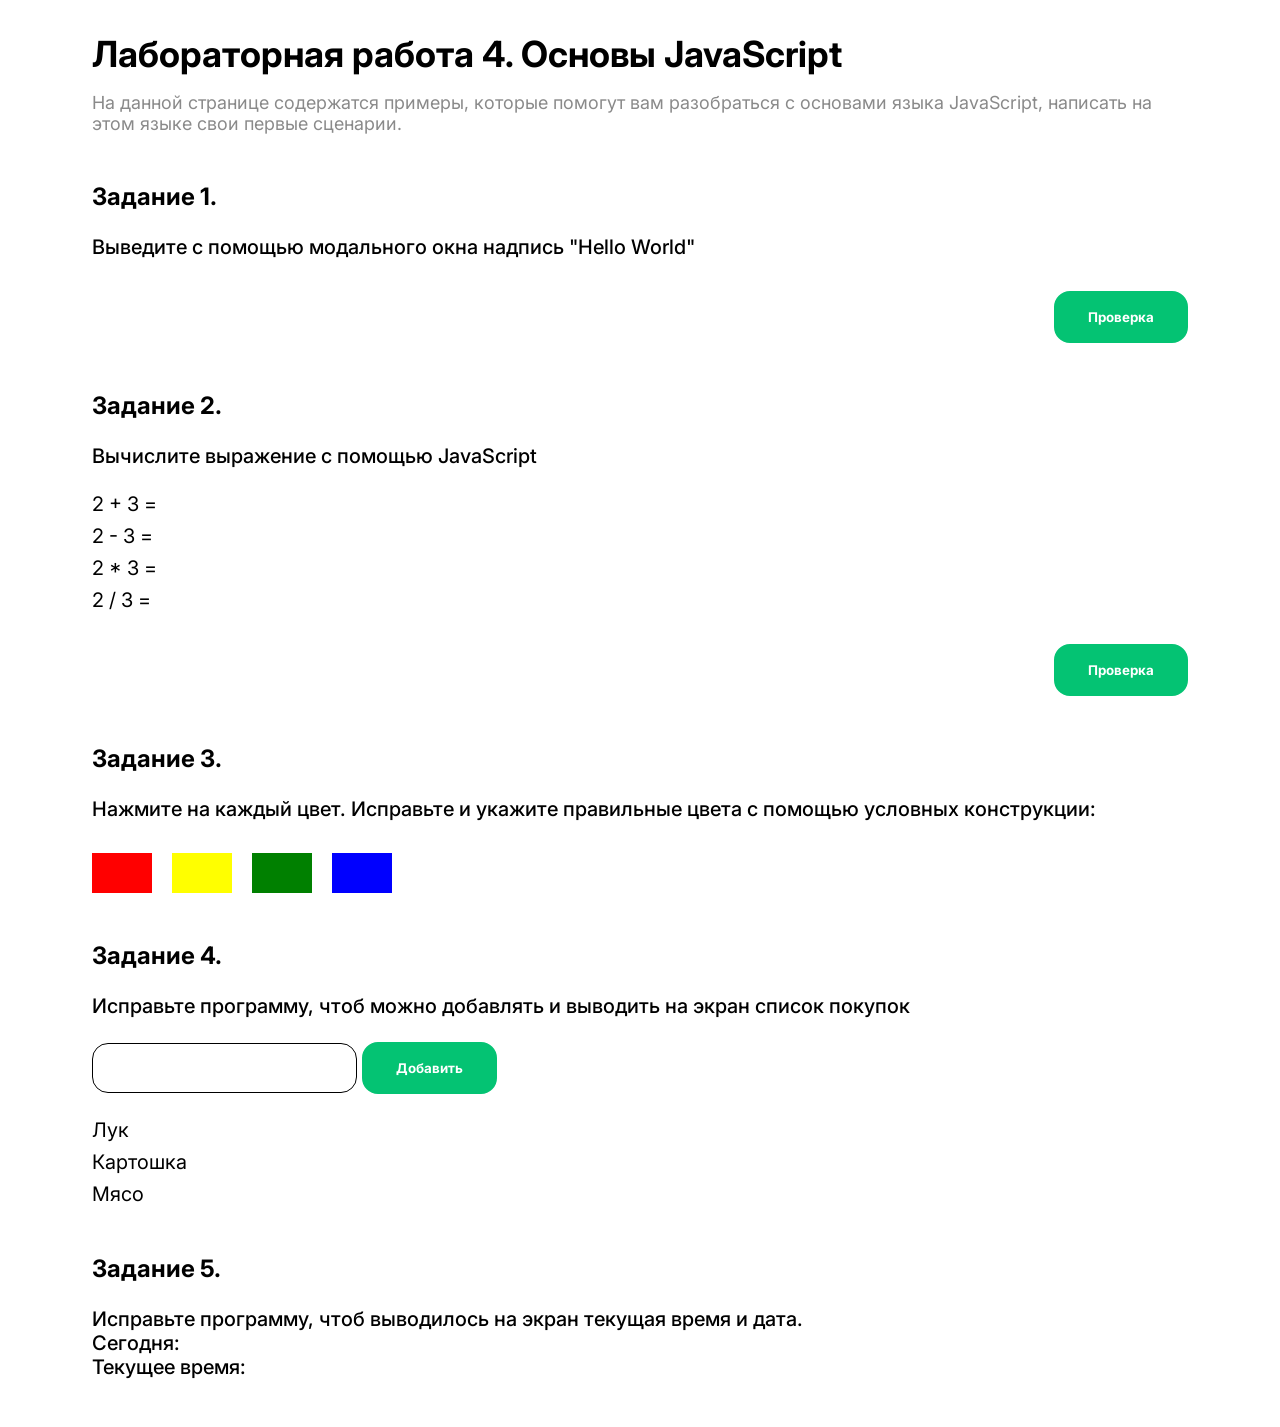
<file: index.html>
<!DOCTYPE html>
<html lang="ru">
    <head>
        <meta charset="UTF-8" />
        <meta name="viewport" content="width=device-width, initial-scale=1.0" />
        <title>Лабораторная работа 4</title>
        <link href="styles.css" rel="stylesheet" />
        <script defer src="index.js"></script>
    </head>
    <body>
        <header class="header">
            <div class="container">
                <div class="header__content">
                    <h1 class="header__title">Лабораторная работа 4. Основы JavaScript</h1>
                    <p class="header__description">
                        На данной странице содержатся примеры, которые помогут вам разобраться с основами языка
                        JavaScript, написать на этом языке свои первые сценарии.
                    </p>
                </div>
            </div>
        </header>
        <main class="main">
            <section class="tasks">
                <div class="container">
                    <div class="task">
                        <h2 class="task__title">Задание 1.</h2>
                        <p class="task__description">Выведите с помощью модального окна надпись "Hello World"</p>

                        <button class="task__button task__first">Проверка</button>
                    </div>

                    <div class="task">
                        <h2 class="task__title">Задание 2.</h2>
                        <div class="task__description">
                            <p class="task__text">Вычислите выражение с помощью JavaScript</p>
                            <ul class="task__list task__two-wrapper">
                                <li class="list__element sum">2 + 3 =</li>
                                <li class="list__element minus">2 - 3 =</li>
                                <li class="list__element multi">2 * 3 =</li>
                                <li class="list__element div">2 / 3 =</li>
                            </ul>
                        </div>
                        <button class="task__button task__two">Проверка</button>
                    </div>

                    <div class="task">
                        <h2 class="task__title">Задание 3.</h2>
                        <div class="task__description">
                            <p class="task__text">
                                Нажмите на каждый цвет. Исправьте и укажите правильные цвета с помощью условных
                                конструкции:
                            </p>
                            <ul class="task__list task__list_three-task">
                                <li class="list__element"><span class="rect red"></span></li>
                                <li class="list__element"><span class="rect yellow"></span></li>
                                <li class="list__element"><span class="rect green"></span></li>
                                <li class="list__element"><span class="rect blue"></span></li>
                            </ul>
                        </div>
                    </div>

                    <div class="task">
                        <h2 class="task__title">Задание 4.</h2>
                        <div class="task__description">
                            <p class="task__text">
                                Исправьте программу, чтоб можно добавлять и выводить на экран список покупок
                            </p>
                            <form class="task__todo">
                                <input type="text" />
                                <button>Добавить</button>
                            </form>
                            <ul class="task__list task__four">
                                <li class="list__element">Лук</li>
                                <li class="list__element">Картошка</li>
                                <li class="list__element">Мясо</li>
                            </ul>
                        </div>
                    </div>
                    <div class="task">
                        <h2 class="task__title">Задание 5.</h2>
                        <div class="task__description">
                            <p class="task__text">
                                Исправьте программу, чтоб выводилось на экран текущая время и дата.
                            </p>
                            <p class="task__text task__current-date">Сегодня:</p>
                            <p class="task__text task__current-time"></p>
                        </div>
                    </div>
                </div>
            </section>
        </main>
    </body>
</html>
</file>
<file: styles.css>
@import url("https://fonts.googleapis.com/css2?family=Inter:ital,opsz,wght@0,14..32,100..900;1,14..32,100..900&display=swap");
* {
    margin: 0;
    padding: 0;
    font-family: "Inter", sans-serif;
    outline: none;
    user-select: none;
}

:root {
    --button-green: rgb(4, 195, 115);
}

.container {
    max-width: 1096px;
    padding: 0 32px;
    margin: 0 auto;
}

h1 {
    font-size: 36px;
}

button {
    border: none;
    padding: 16px 32px;
    font-weight: 700;
    border-radius: 16px;
    background-color: var(--button-green);
    color: #ffffff;
    cursor: pointer;
    border: 2px solid var(--button-green);
    &:hover {
        background-color: transparent;
        color: var(--button-green);
    }
}

input[type="text"] {
    border: none;
    border: 1px solid black;
    padding: 16px 32px 16px 16px;
    border-radius: 16px;
}

.header__title {
    margin-top: 32px;
}

.header__description {
    margin-top: 16px;
    color: #8a8a8a;
    font-size: 18px;
}

.tasks {
    margin-top: 48px;
    margin-bottom: 48px;
}
.task {
    display: flex;
    flex-direction: column;
    margin-top: 48px;
}
.task__button {
    margin-top: 32px;
    align-self: flex-end;
}

.task__title {
    font-size: 24px;
    font-weight: 700;
}

.task__description {
    margin-top: 24px;
    font-size: 20px;
    font-weight: 500;
}

.task__list {
    margin-top: 24px;
    list-style-type: none;
    font-weight: 400;
}

.task__list .list__element {
    margin-top: 8px;
}

.task__list_three-task {
    display: flex;
    gap: 20px;
}

.task__todo {
    margin-top: 24px;
}

.rect {
    display: block;
    width: 60px;
    height: 40px;
    cursor: pointer;
}

.red {
    background-color: red;
}
.green {
    background-color: green;
}
.yellow {
    background-color: yellow;
}
.blue {
    background-color: blue;
}
</file>
